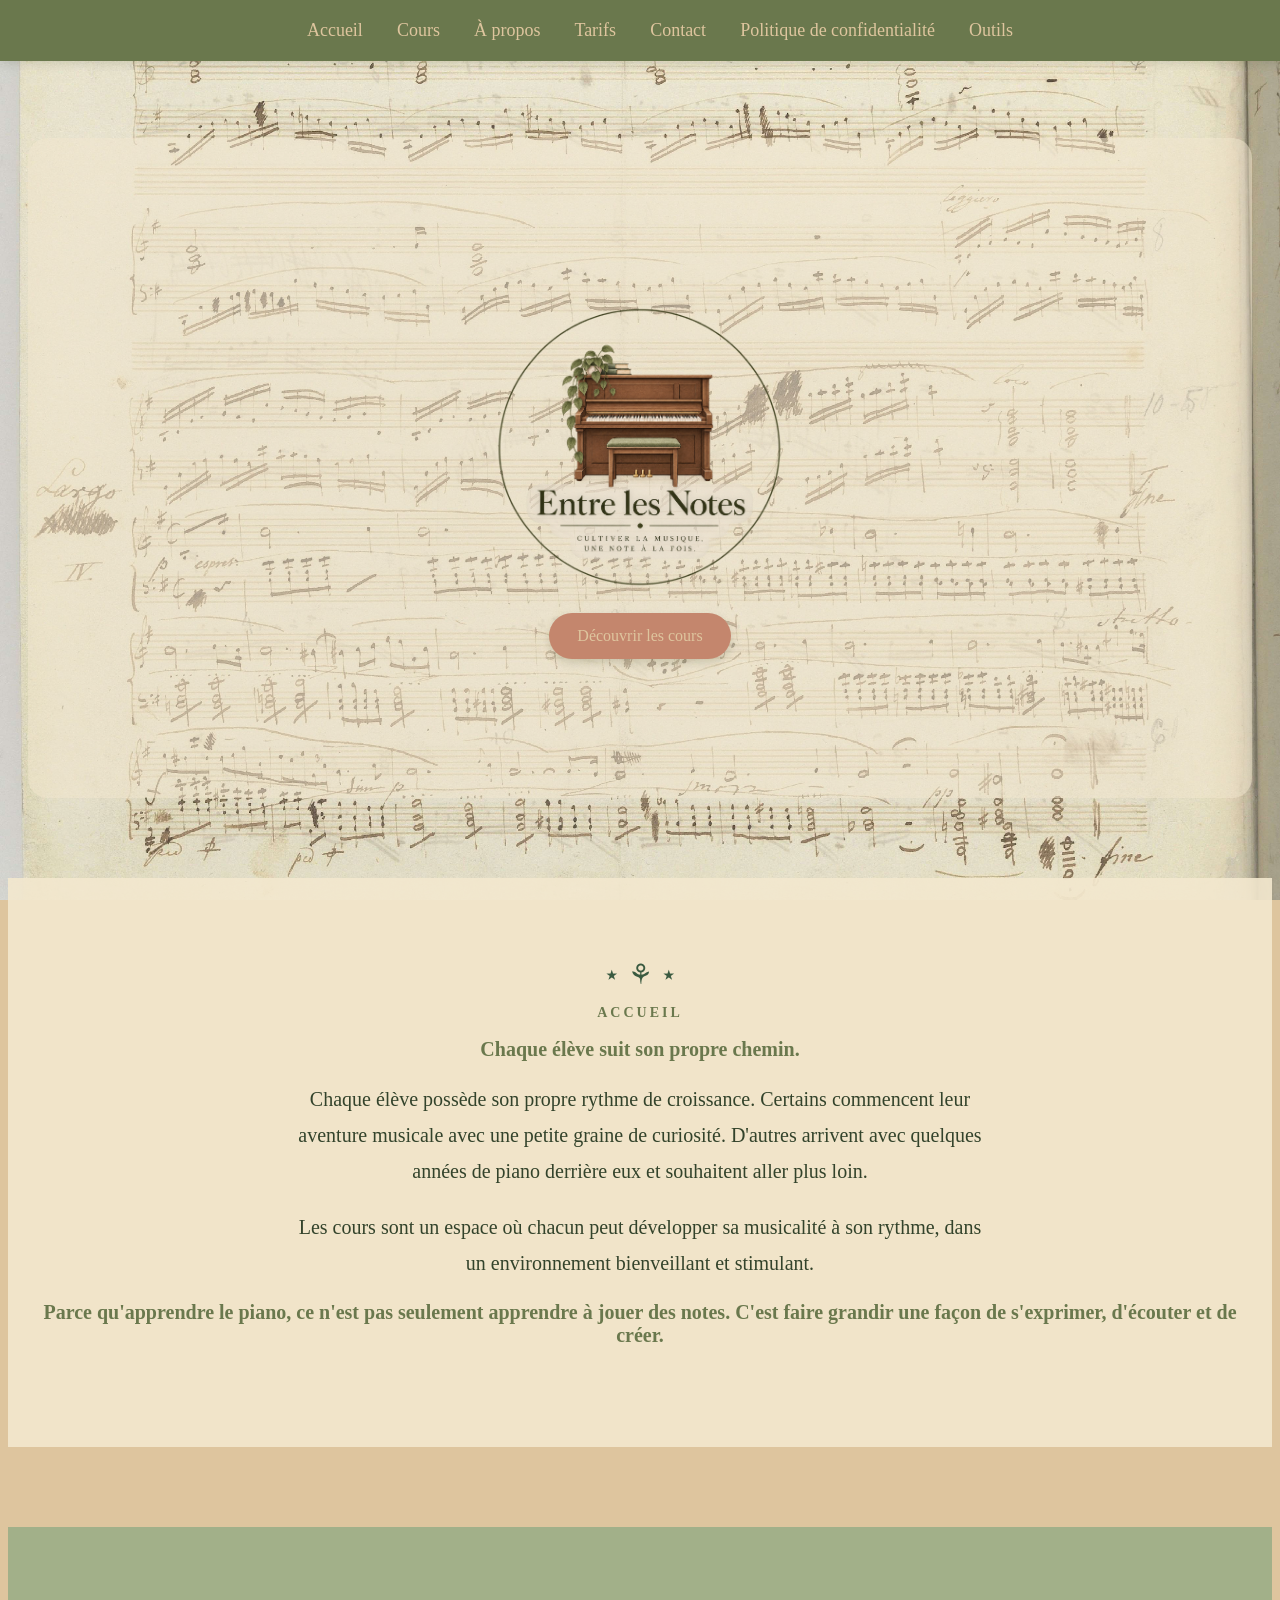
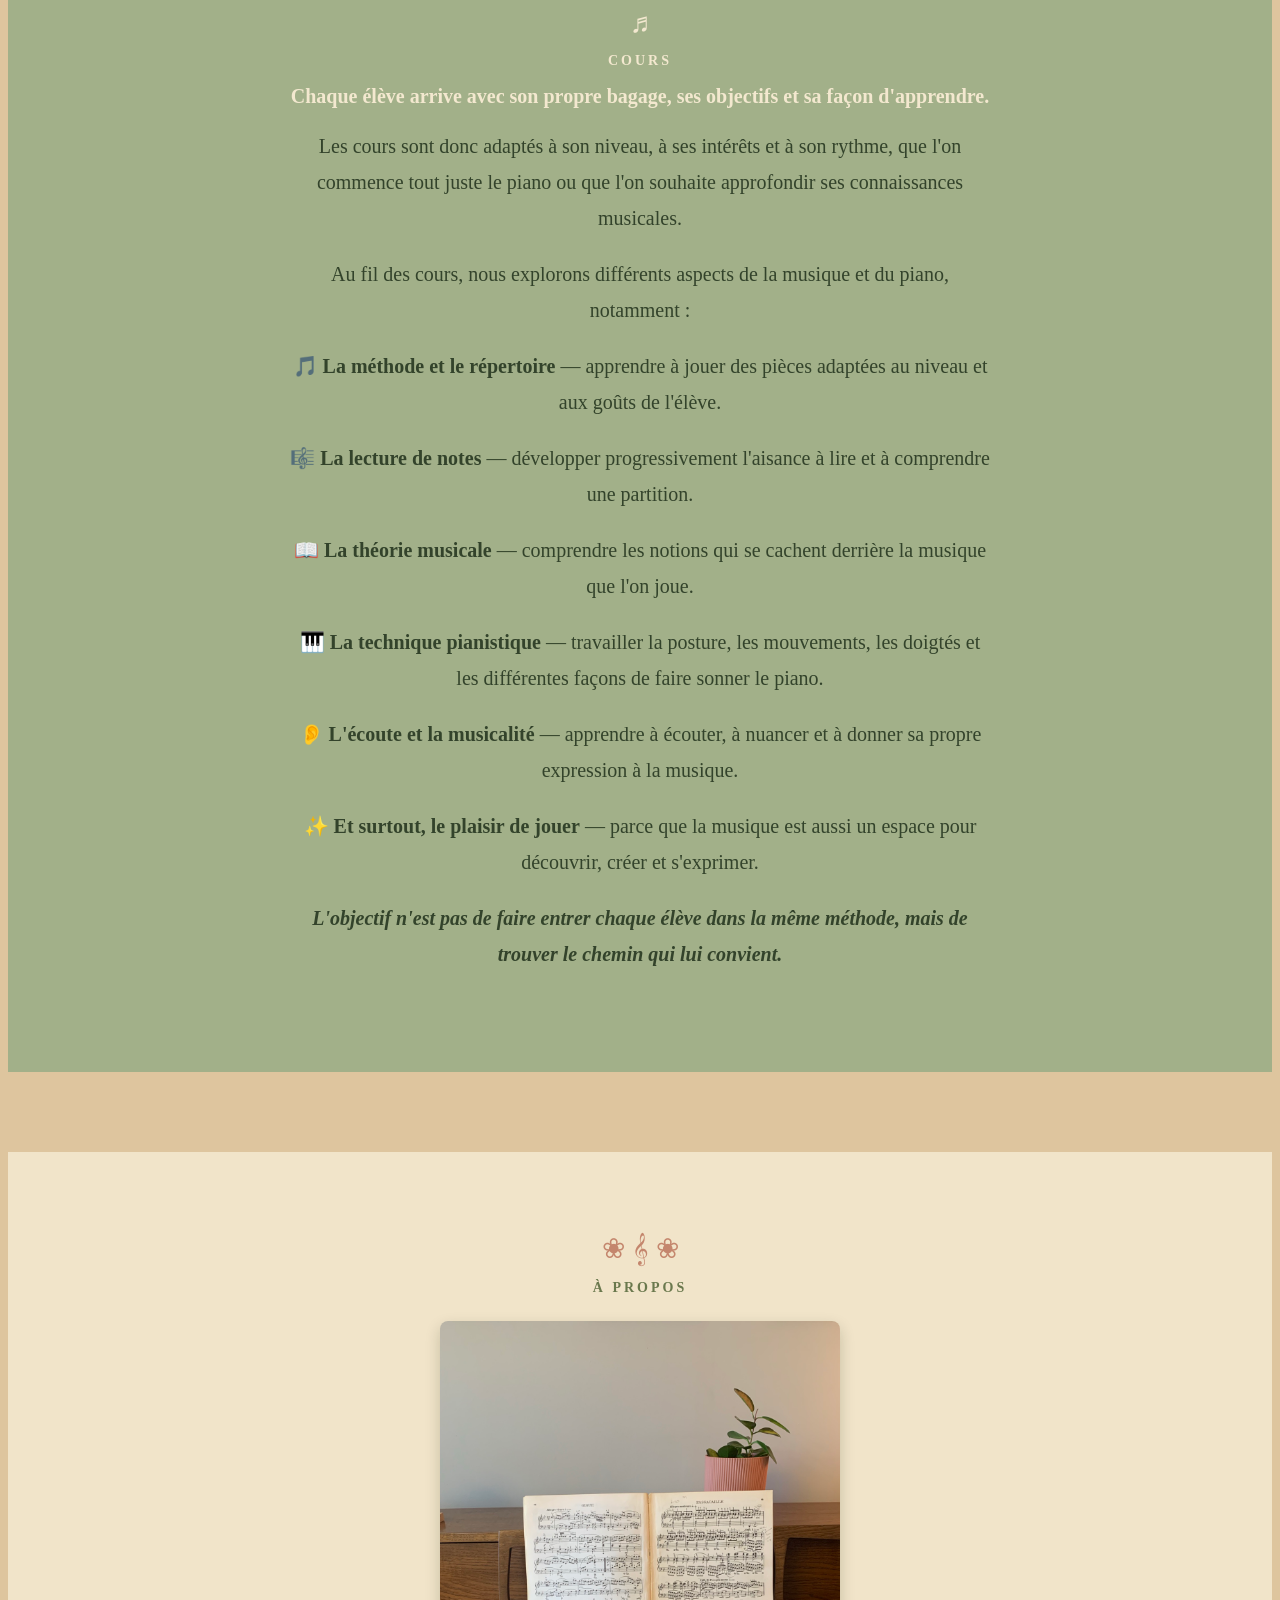
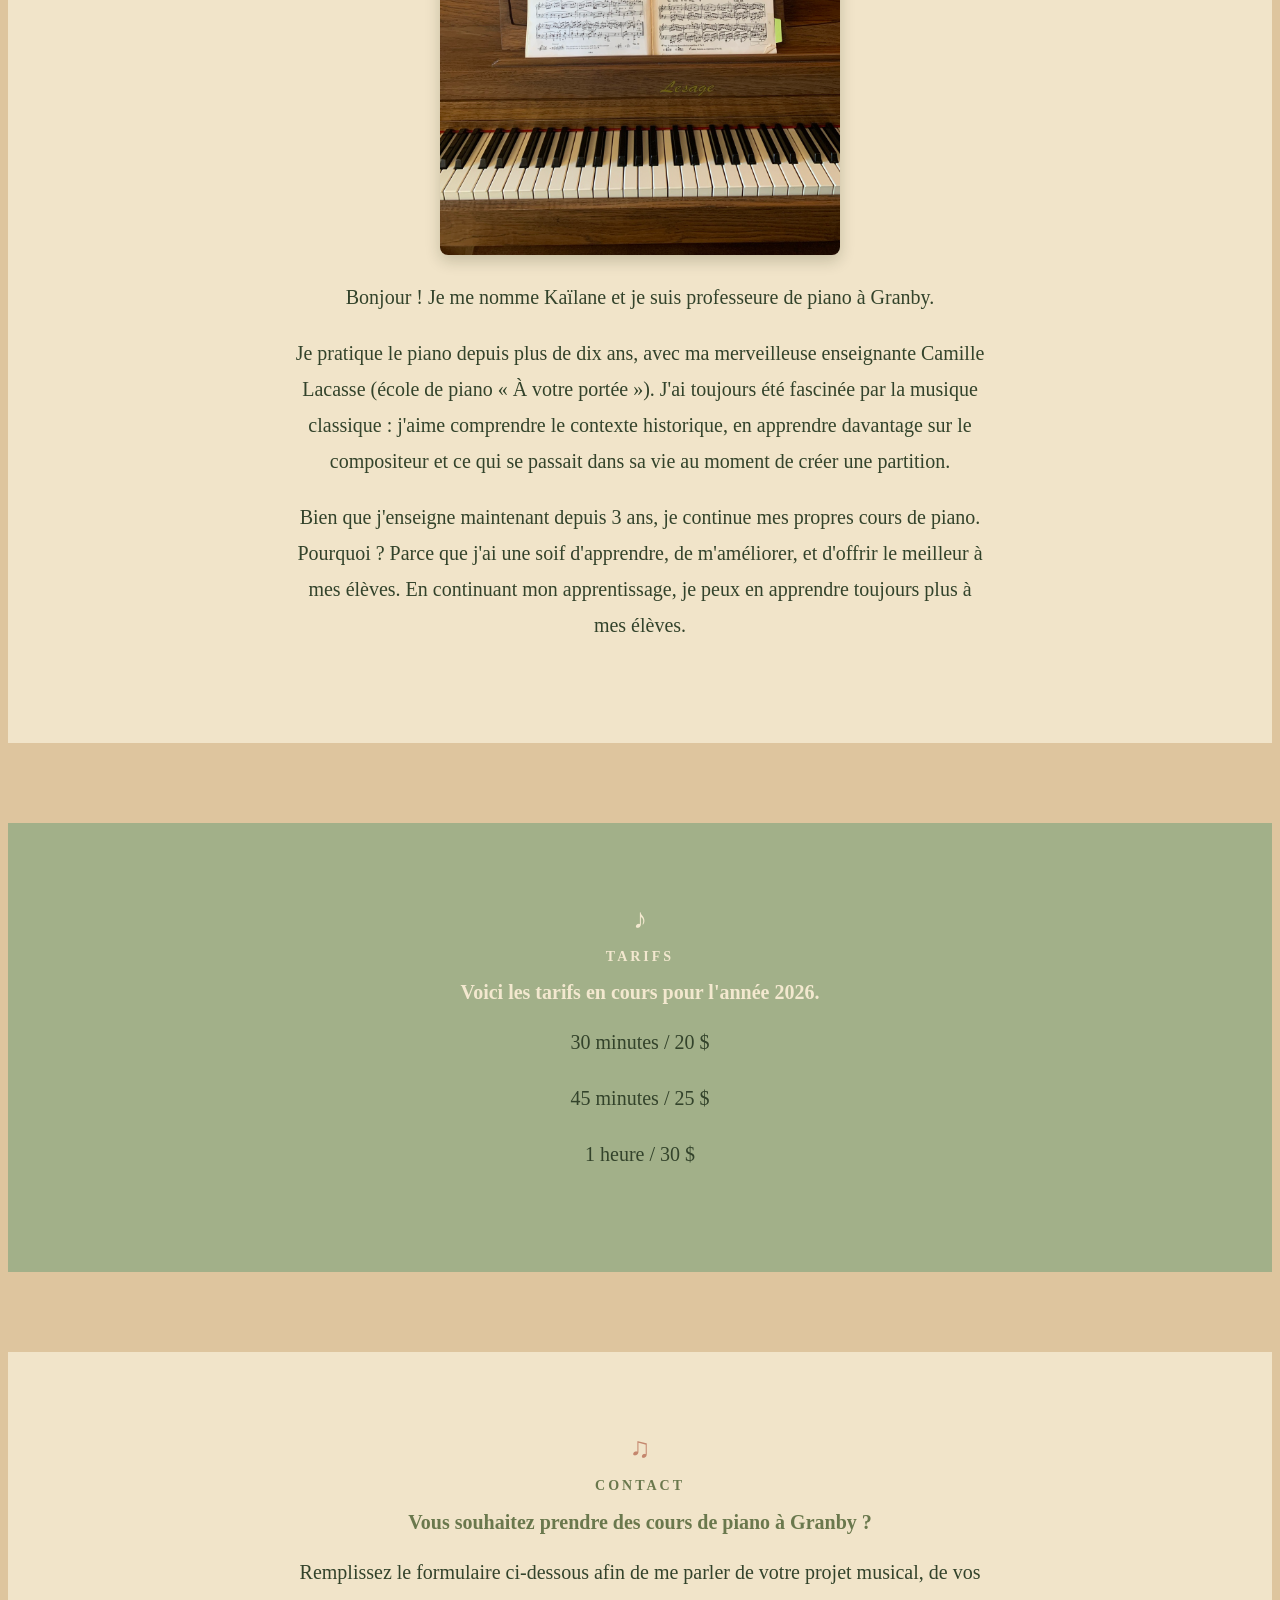
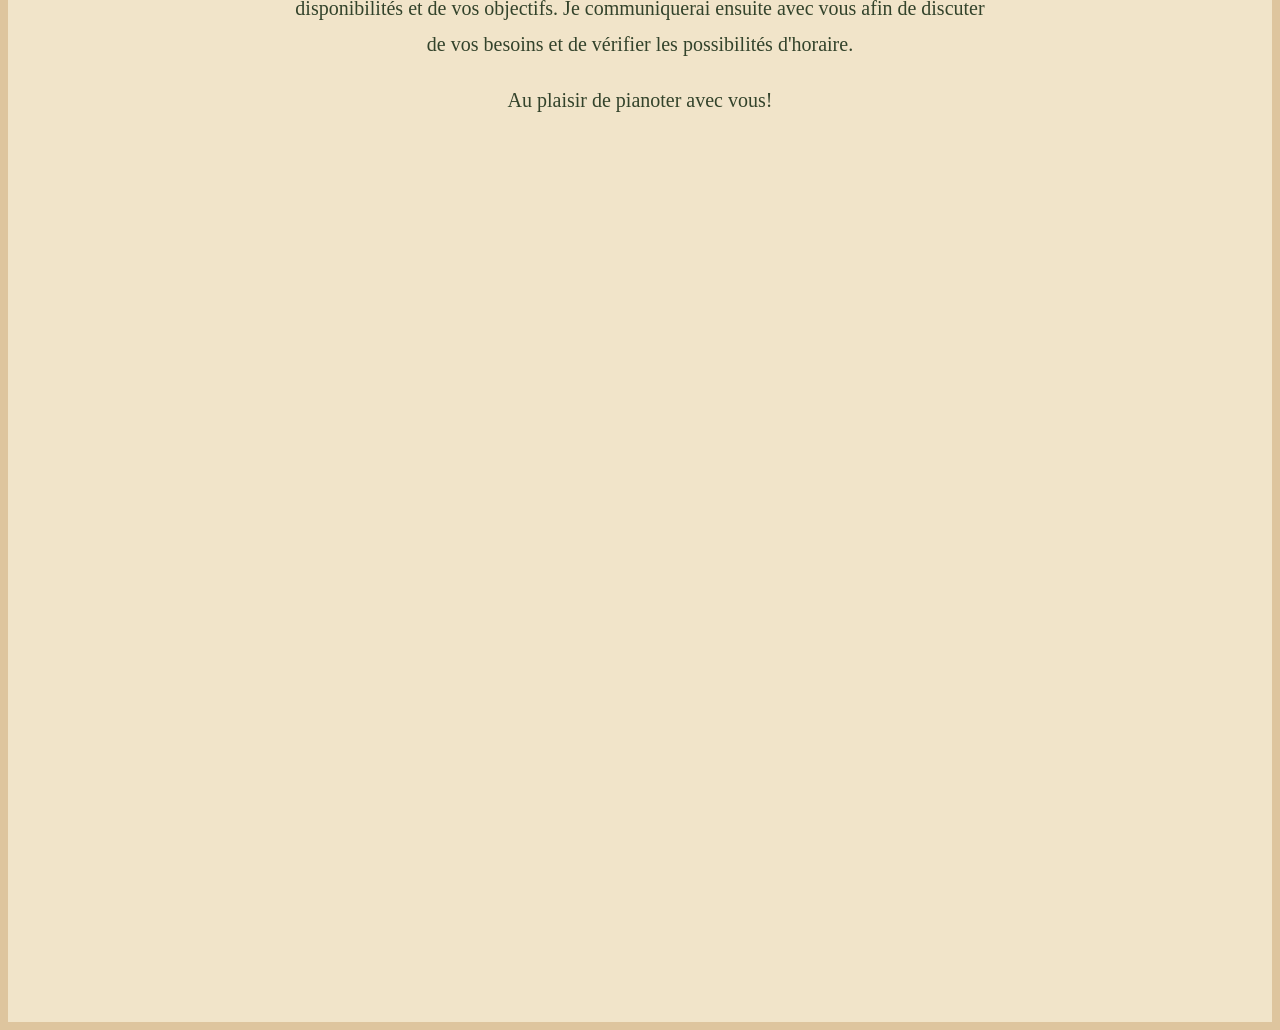
<file: index.html>
<!DOCTYPE html>
<html lang="fr">

<head>
    <meta charset="UTF-8">
    <meta name="viewport" content="width=device-width, initial-scale=1.0">

    <title>Entre les Notes | Cours de piano à Granby</title>

    <link rel="stylesheet" href="style.css">
    <link rel="icon" type="image/png" href="logo.png">
</head>

<body>

    <nav>
        <a href="#accueil">Accueil</a>
         <a href="#cours">Cours</a>
       <a href="#a-propos">À propos</a>
        <a href="#tarifs">Tarifs</a>
         <a href="#contact">Contact</a>
<a href="politique-confidentialite.html">Politique de confidentialité</a>
<a href="outils.html">Outils</a>
    </nav>

 <section class="hero">
    <img src="logo.png" alt="Entre les Notes — école de piano">
    
 
    <a href="#cours" class="bouton">Découvrir les cours</a>
</section>



<section class="accueil" id="accueil">

    <p class="sous-titre"><strong>ACCUEIL</strong></p>

    <h2>Chaque élève suit son propre chemin.</h2>

    <p>
        Chaque élève possède son propre rythme de croissance.
        Certains commencent leur aventure musicale avec une petite graine
        de curiosité. D'autres arrivent avec quelques années de piano
        derrière eux et souhaitent aller plus loin.
    </p>

    <p>
        Les cours sont un espace où chacun peut développer sa musicalité
        à son rythme, dans un environnement bienveillant et stimulant.
    </p>

    <p><h2>
        Parce qu'apprendre le piano, ce n'est pas seulement apprendre
        à jouer des notes. C'est faire grandir une façon de s'exprimer,
        d'écouter et de créer.</h2>
    </p>

</section>
<section class="cours" id="cours">

        <p class="sous-titre"><strong>COURS</strong></p>

        <h2>Chaque élève arrive avec son propre bagage, ses objectifs et sa façon d'apprendre.</h2>

        <p>
            Les cours sont donc adaptés à son niveau, à ses intérêts et à son rythme,
            que l'on commence tout juste le piano ou que l'on souhaite approfondir
            ses connaissances musicales.
        </p>

        <p>
            Au fil des cours, nous explorons différents aspects de la musique et du piano,
            notamment :
        </p>

        <p>
            🎵 <strong>La méthode et le répertoire</strong> — apprendre à jouer des pièces
            adaptées au niveau et aux goûts de l'élève.
        </p>

        <p>
            🎼 <strong>La lecture de notes</strong> — développer progressivement l'aisance
            à lire et à comprendre une partition.
        </p>

        <p>
            📖 <strong>La théorie musicale</strong> — comprendre les notions qui se cachent
            derrière la musique que l'on joue.
        </p>

        <p>
            🎹 <strong>La technique pianistique</strong> — travailler la posture, les mouvements,
            les doigtés et les différentes façons de faire sonner le piano.
        </p>

        <p>
            👂 <strong>L'écoute et la musicalité</strong> — apprendre à écouter, à nuancer
            et à donner sa propre expression à la musique.
        </p>

        <p>
            ✨ <strong>Et surtout, le plaisir de jouer</strong> — parce que la musique est aussi
            un espace pour découvrir, créer et s'exprimer.
        </p>

        <p>
            <strong><em>
                L'objectif n'est pas de faire entrer chaque élève dans la même méthode,
                mais de trouver le chemin qui lui convient.
            </em></strong>
        </p>

    </section>

 <section class="a-propos" id="a-propos">

 <p class="sous-titre"><strong>À PROPOS</strong></p>
 <img src="piano.jpeg" alt="Piano avec une partition et une plante">
<p>
Bonjour ! Je me nomme Kaïlane et je suis professeure de piano à Granby. </p>
 <p>Je pratique le piano depuis plus de dix ans, avec ma merveilleuse enseignante Camille Lacasse (école de piano « À votre portée »). J'ai toujours été fascinée par la musique classique : j'aime comprendre le contexte historique, en apprendre davantage sur le compositeur et ce qui se passait dans sa vie au moment de créer une partition.  </p>
<p>
Bien que j'enseigne maintenant depuis 3 ans, je continue mes propres cours de piano. Pourquoi ? Parce que j'ai une soif d'apprendre, de m'améliorer, et d'offrir le meilleur à mes élèves. En continuant mon apprentissage, je peux en apprendre toujours plus à mes élèves. 
 </p>
</section>


<section class="tarifs" id="tarifs">

    <p class="sous-titre"><strong>TARIFS</strong></p>

    <h2>Voici les tarifs en cours pour l'année 2026.</h2>

<p> 30 minutes / 20 $ </p>
<p> 45 minutes / 25 $ </p>
<p> 1 heure / 30 $ </p>
</section>

<section class="contact" id="contact">
 <p class="sous-titre"><strong>CONTACT</strong></p>
<h2> Vous souhaitez prendre des cours de piano à Granby ? </h2>
<p> Remplissez le formulaire ci-dessous afin de me parler de votre projet musical, de vos disponibilités et de vos objectifs. Je communiquerai ensuite avec vous afin de discuter de vos besoins et de vérifier les possibilités d'horaire.</p>
<p> Au plaisir de pianoter avec vous!</p>
<iframe width="640px" height="800px" src="https://forms.cloud.microsoft/Pages/ResponsePage.aspx?id=DQSIkWdsW0yxEjajBLZtrQAAAAAAAAAAAAYAAN1p2fJURVQ0NEtCSUFOWEU4NzZGRldDRzFBV1Q5My4u&embed=true" frameborder="0" marginwidth="0" marginheight="0" style="border: none; max-width:100%; max-height:100vh" allowfullscreen webkitallowfullscreen mozallowfullscreen msallowfullscreen></iframe>
</section>



</html>
</file>
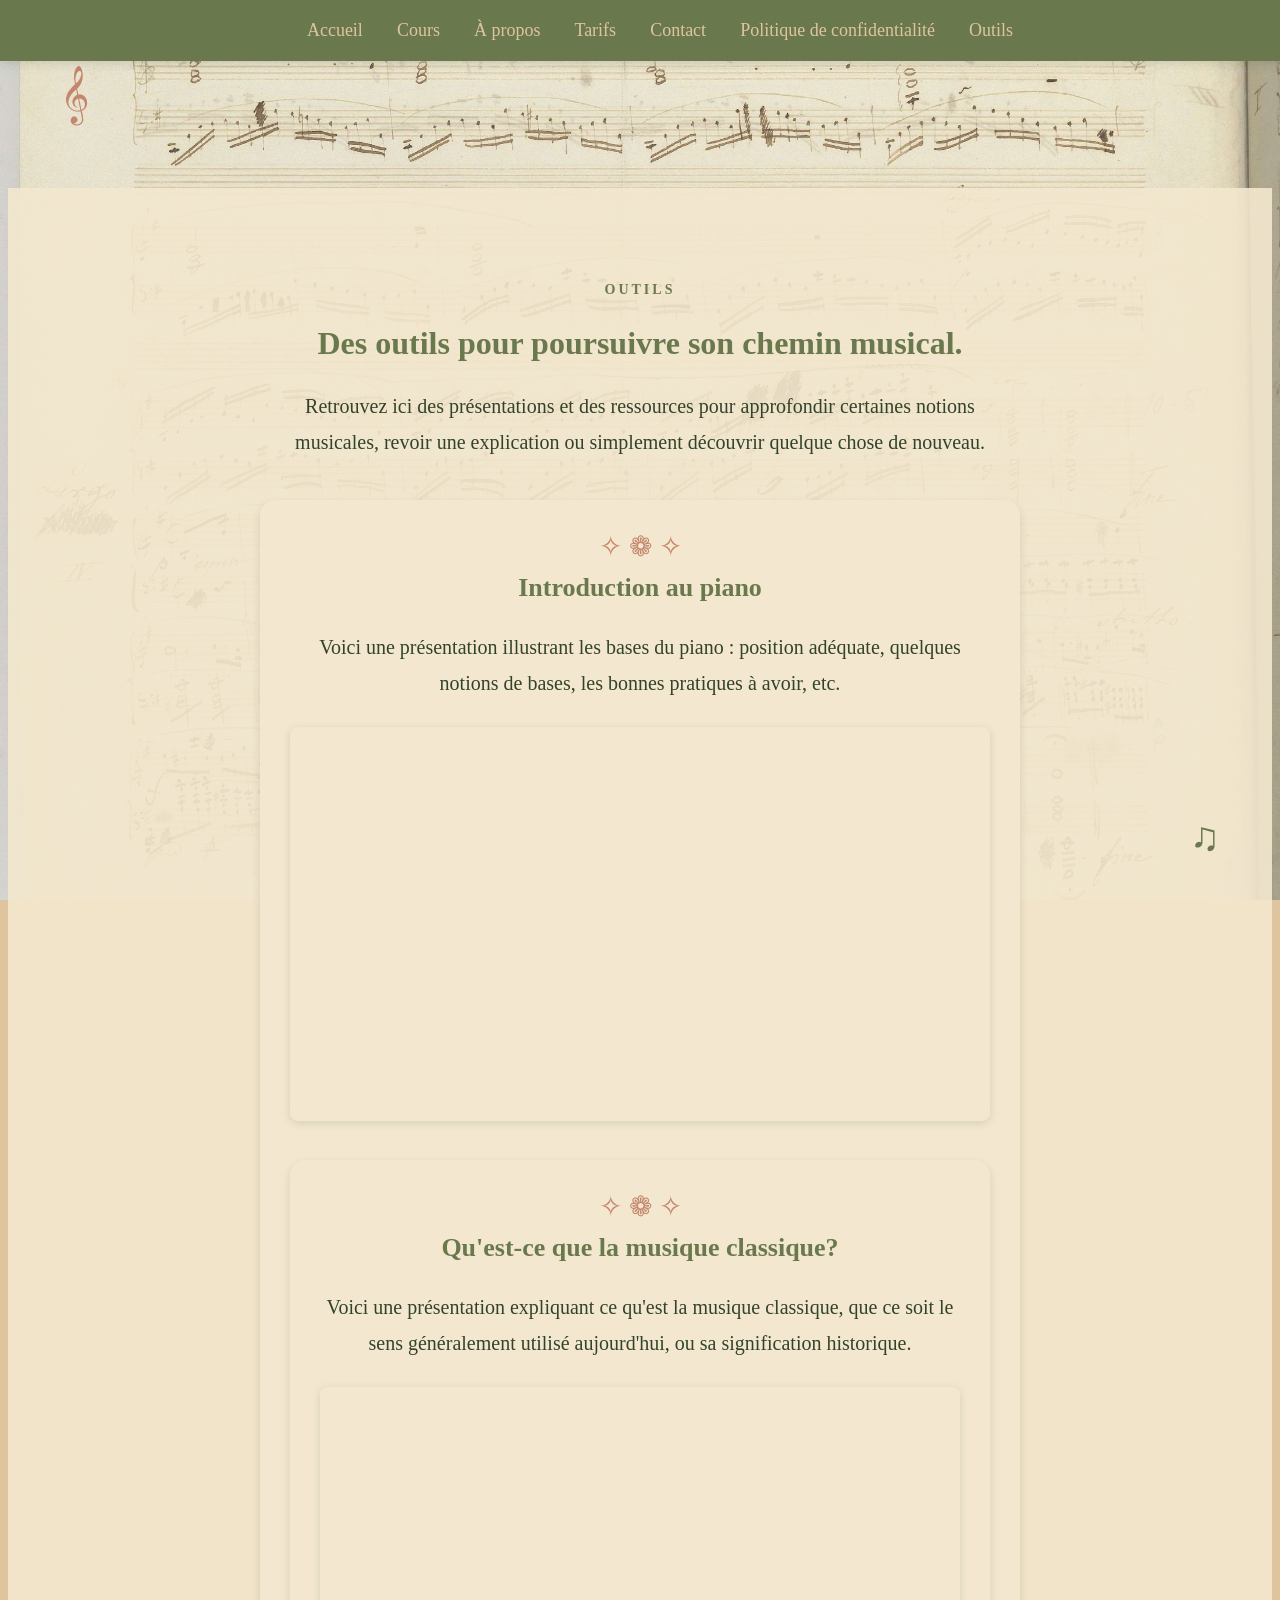
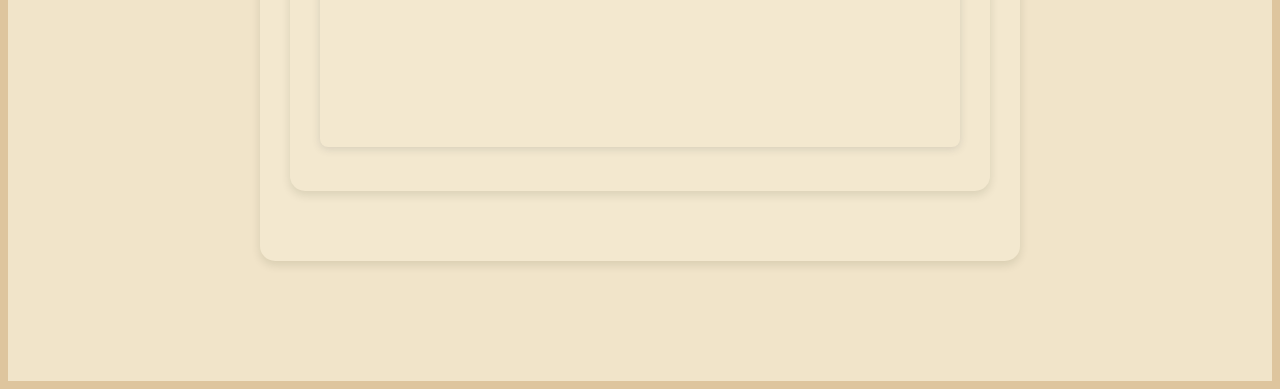
<file: outils.html>
<!DOCTYPE html>
<html lang="fr">

<head>
    <meta charset="UTF-8">
    <meta name="viewport" content="width=device-width, initial-scale=1.0">

    <title>Outils | Entre les Notes</title>

    <link rel="stylesheet" href="style.css">
</head>

<body>

   <nav>

 <a href="index.html#accueil">Accueil</a>
<a href="index.html#cours">Cours</a>
<a href="index.html#a-propos">À propos</a>
<a href="index.html#tarifs">Tarifs</a>
<a href="index.html#contact">Contact</a>
<a href="politique-de-confidentialite.html">Politique de confidentialité</a>
<a href="outils.html">Outils</a>
</nav>

<section class="outils">

    <p class="sous-titre"><strong>OUTILS</strong></p>

    <h2>Des outils pour poursuivre son chemin musical.</h2>

    <p>
        Retrouvez ici des présentations et des ressources pour approfondir
        certaines notions musicales, revoir une explication ou simplement
        découvrir quelque chose de nouveau.
    </p>
<div class="outil">

    <h3>Introduction au piano</h3>

    <p>
       Voici une présentation illustrant les bases du piano : position adéquate, quelques notions de bases, les bonnes pratiques à avoir, etc.
    </p>
 <div style="position: relative; width: 100%; height: 0; padding-top: 56.2500%;
    padding-bottom: 0; box-shadow: 0 2px 8px 0 rgba(63,69,81,0.16); margin-top: 1.6em; margin-bottom: 0.9em; overflow: hidden;
    border-radius: 8px; will-change: transform;">

        <iframe loading="lazy" style="position: absolute; width: 100%; height: 100%; top: 0; left: 0; border: none; padding: 0; margin: 0;"
            src="https://www.canva.com/design/DAHTfubTm_w/vnpUDQWxq90p-LEYEzCqtg/view?embed"
            allowfullscreen="allowfullscreen" allow="fullscreen">
        </iframe>
</div>
<div class="outil">

    <h3>Qu'est-ce que la musique classique?</h3>

    <p>
        Voici une présentation expliquant ce qu'est la musique classique, que ce soit le sens généralement utilisé aujourd'hui, ou sa signification historique.
    </p>
<div style="position: relative; width: 100%; height: 0; padding-top: 56.2500%;
    padding-bottom: 0; box-shadow: 0 2px 8px 0 rgba(63,69,81,0.16); margin-top: 1.6em; margin-bottom: 0.9em; overflow: hidden;
    border-radius: 8px; will-change: transform;">

        <iframe loading="lazy" style="position: absolute; width: 100%; height: 100%; top: 0; left: 0; border: none; padding: 0; margin: 0;"
            src="https://www.canva.com/design/DAHBfz66Fjs/S_Wa2OP3f7RZRREPc0BBLw/view?embed"
            allowfullscreen="allowfullscreen" allow="fullscreen">
        </iframe>

</div>

</section>
</body>
</html>
</file>
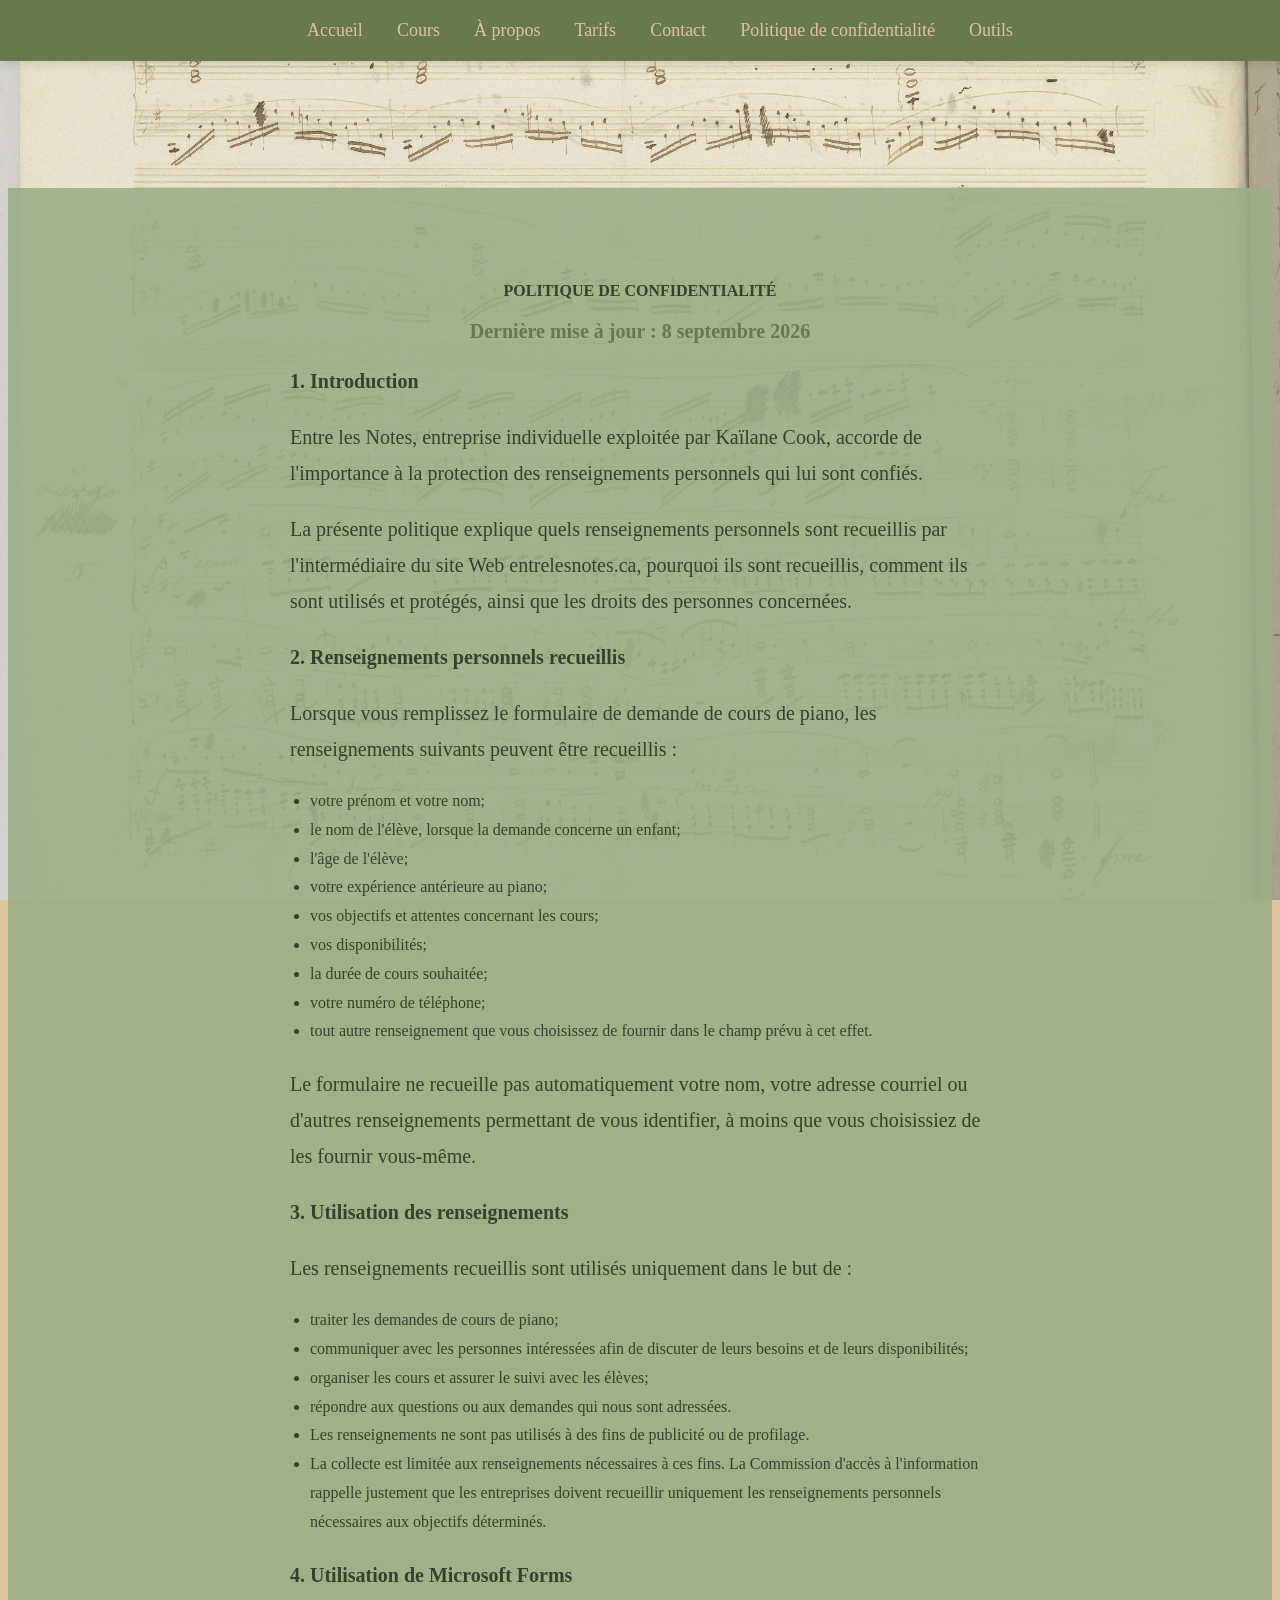
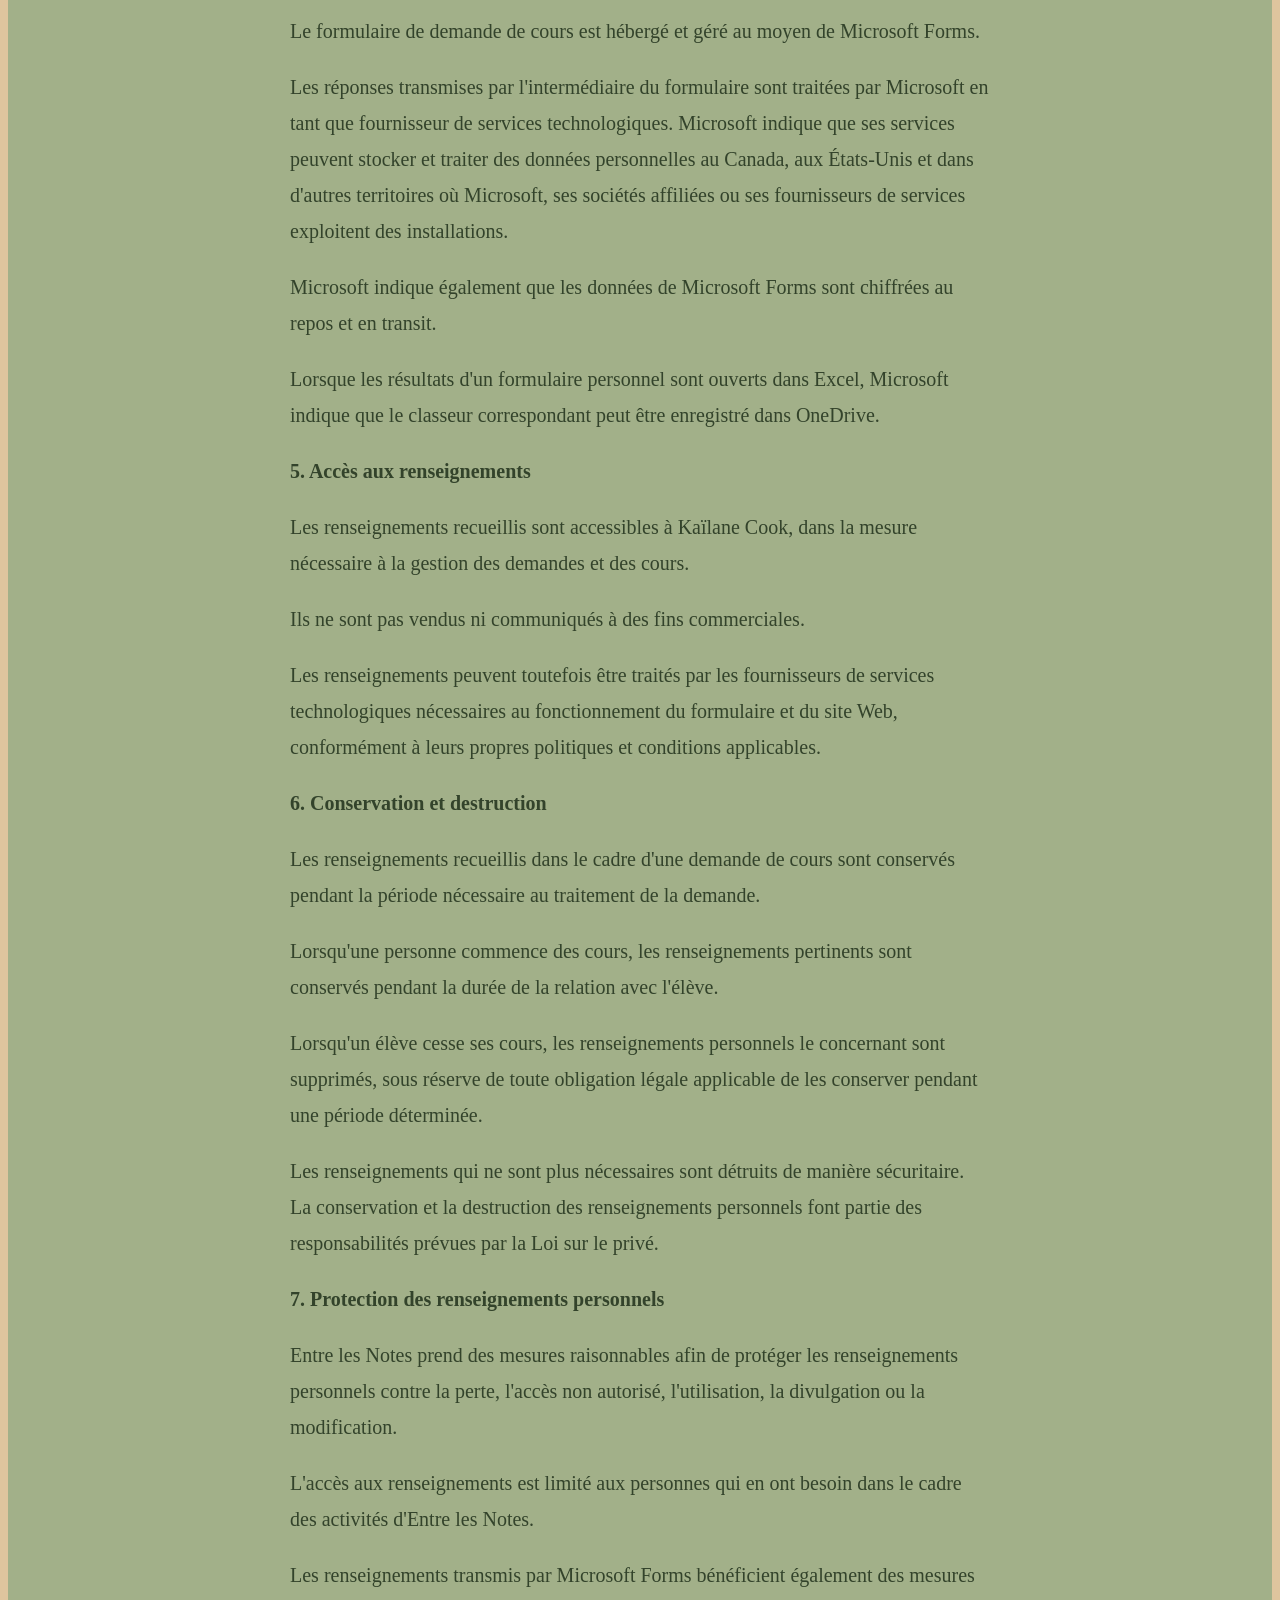
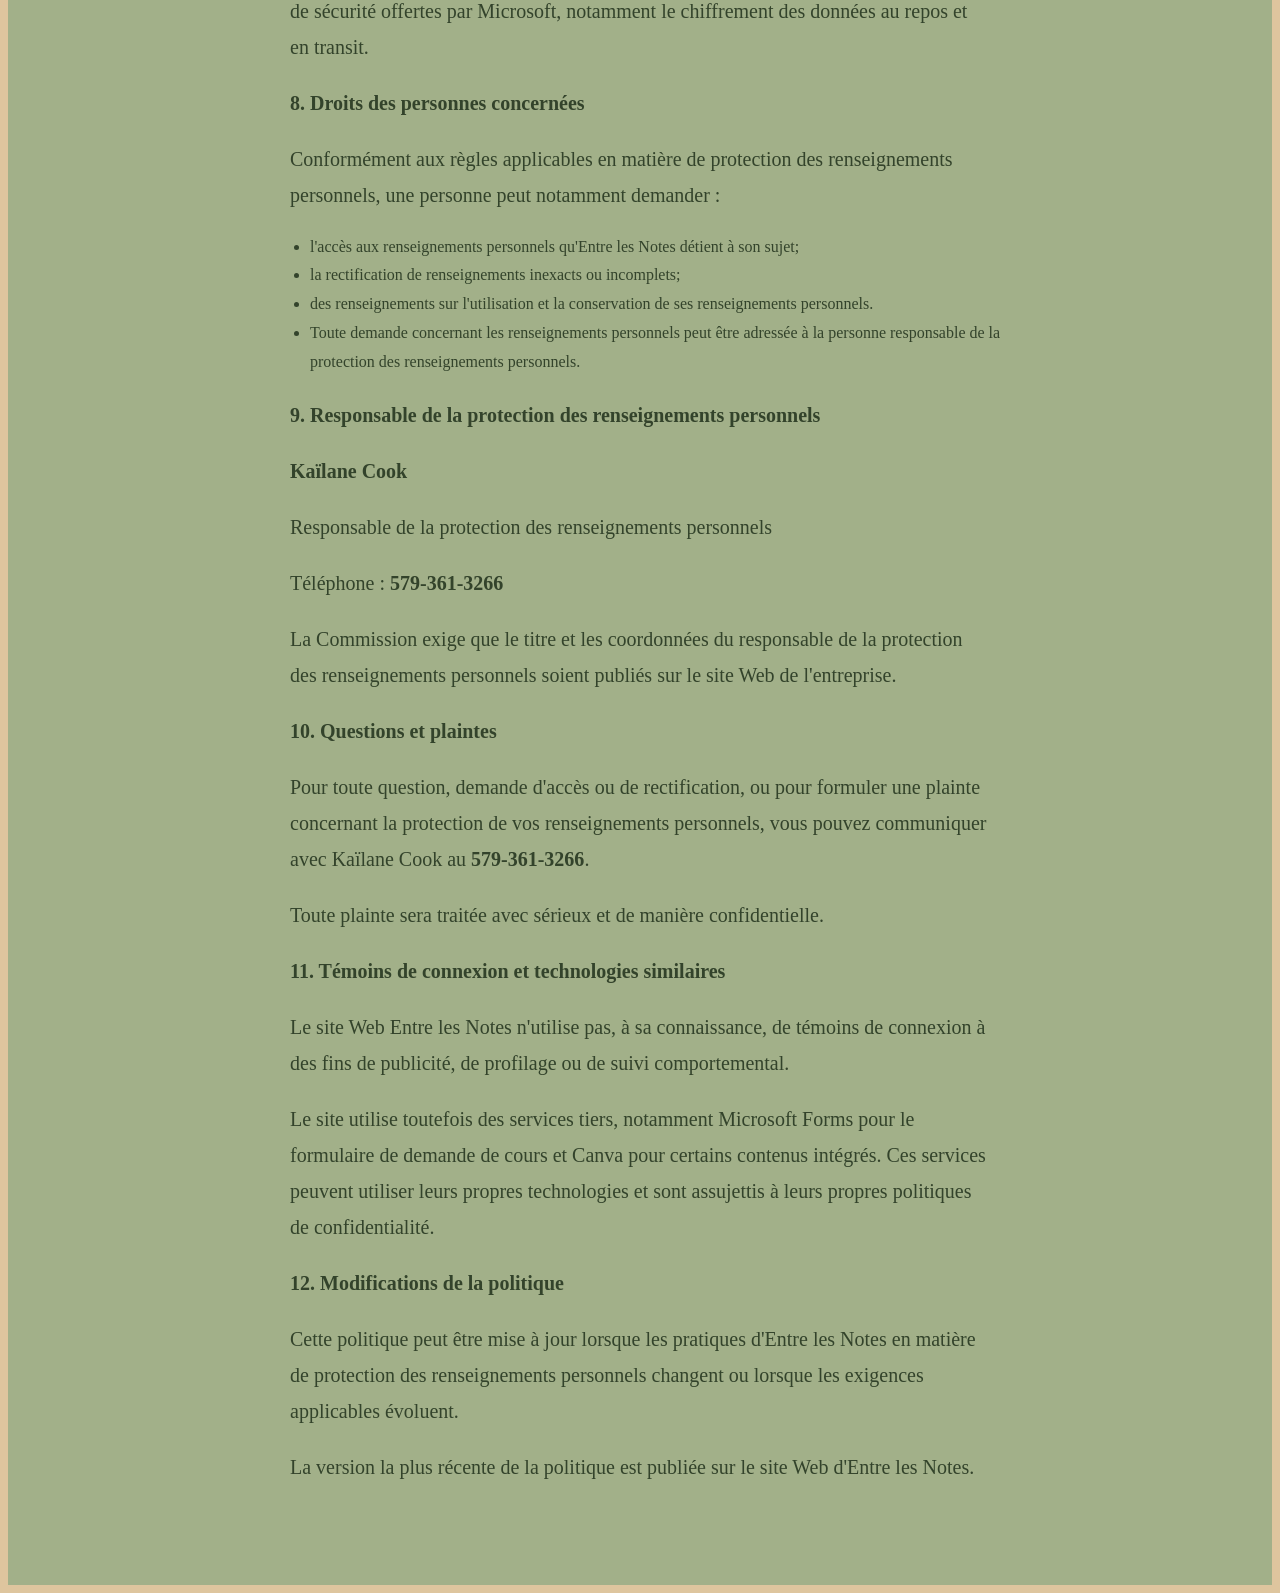
<file: politique-confidentialite.html>
<!DOCTYPE html>
<html lang="fr">

<head>
    <meta charset="UTF-8">
    <meta name="viewport" content="width=device-width, initial-scale=1.0">

    <title>Politique de confidentialité | Entre les Notes</title>

    <link rel="stylesheet" href="style.css">
</head>

<body>

   <nav>

 <a href="index.html#accueil">Accueil</a>
<a href="index.html#cours">Cours</a>
<a href="index.html#a-propos">À propos</a>
<a href="index.html#tarifs">Tarifs</a>
<a href="index.html#contact">Contact</a>
<a href="politique-confidentialite.html">Politique de confidentialité</a>
<a href="outils.html">Outils</a>
</nav>
   
   

  <section class="politique-confidentialite">

<p class="sous-titre"><strong><center>POLITIQUE DE CONFIDENTIALITÉ</strong></p>
<h2> Dernière mise à jour :  8 septembre 2026 </h2></center>

<p><strong>1. Introduction</strong></p>
<p> Entre les Notes, entreprise individuelle exploitée par Kaïlane Cook, accorde de l'importance à la protection des renseignements personnels qui lui sont confiés.</p>
<p> La présente politique explique quels renseignements personnels sont recueillis par l'intermédiaire du site Web entrelesnotes.ca, pourquoi ils sont recueillis, comment ils sont utilisés et protégés, ainsi que les droits des personnes concernées. </p>

<p><strong>2. Renseignements personnels recueillis</strong></p>
<p>Lorsque vous remplissez le formulaire de demande de cours de piano, les renseignements suivants peuvent être recueillis :</p>
<ul>
    <li>votre prénom et votre nom;</li>
    <li>le nom de l'élève, lorsque la demande concerne un enfant;</li>
    <li>l'âge de l'élève;</li>
    <li>votre expérience antérieure au piano;</li>
    <li>vos objectifs et attentes concernant les cours;</li>
    <li>vos disponibilités;</li>
    <li>la durée de cours souhaitée;</li>
    <li>votre numéro de téléphone;</li>
    <li>tout autre renseignement que vous choisissez de fournir dans le champ prévu à cet effet.</li>
</ul>

<p>Le formulaire ne recueille pas automatiquement votre nom, votre adresse courriel ou d'autres renseignements permettant de vous identifier, à moins que vous choisissiez de les fournir vous-même.</p>

<p><strong>3. Utilisation des renseignements</strong></p>
<p>Les renseignements recueillis sont utilisés uniquement dans le but de :</p>
<ul>
<li>traiter les demandes de cours de piano;</li>
<li>communiquer avec les personnes intéressées afin de discuter de leurs besoins et de leurs disponibilités;</li>
<li>organiser les cours et assurer le suivi avec les élèves;</li>
<li>répondre aux questions ou aux demandes qui nous sont adressées.</li>
<li>Les renseignements ne sont pas utilisés à des fins de publicité ou de profilage.</li>
<li>La collecte est limitée aux renseignements nécessaires à ces fins. La Commission d'accès à l'information rappelle justement que les entreprises doivent recueillir uniquement les renseignements personnels nécessaires aux objectifs déterminés.</li></ul>

<p><strong>4. Utilisation de Microsoft Forms</strong></p>
<p>Le formulaire de demande de cours est hébergé et géré au moyen de Microsoft Forms.</p>
<p>Les réponses transmises par l'intermédiaire du formulaire sont traitées par Microsoft en tant que fournisseur de services technologiques. Microsoft indique que ses services peuvent stocker et traiter des données personnelles au Canada, aux États-Unis et dans d'autres territoires où Microsoft, ses sociétés affiliées ou ses fournisseurs de services exploitent des installations.</p>
<p>Microsoft indique également que les données de Microsoft Forms sont chiffrées au repos et en transit.</p>
<p>Lorsque les résultats d'un formulaire personnel sont ouverts dans Excel, Microsoft indique que le classeur correspondant peut être enregistré dans OneDrive.</p>

<p><strong>5. Accès aux renseignements</strong></p>
<p>Les renseignements recueillis sont accessibles à Kaïlane Cook, dans la mesure nécessaire à la gestion des demandes et des cours.</p>
<p>Ils ne sont pas vendus ni communiqués à des fins commerciales.</p>
<p>Les renseignements peuvent toutefois être traités par les fournisseurs de services technologiques nécessaires au fonctionnement du formulaire et du site Web, conformément à leurs propres politiques et conditions applicables.</p>

<p><strong>6. Conservation et destruction</strong></p>
<p>Les renseignements recueillis dans le cadre d'une demande de cours sont conservés pendant la période nécessaire au traitement de la demande.</p>
<p>Lorsqu'une personne commence des cours, les renseignements pertinents sont conservés pendant la durée de la relation avec l'élève.</p>
<p>Lorsqu'un élève cesse ses cours, les renseignements personnels le concernant sont supprimés, sous réserve de toute obligation légale applicable de les conserver pendant une période déterminée.</p>
<p>Les renseignements qui ne sont plus nécessaires sont détruits de manière sécuritaire. La conservation et la destruction des renseignements personnels font partie des responsabilités prévues par la Loi sur le privé.</p>

<p><strong>7. Protection des renseignements personnels</strong></p>
<p>Entre les Notes prend des mesures raisonnables afin de protéger les renseignements personnels contre la perte, l'accès non autorisé, l'utilisation, la divulgation ou la modification.</p>
<p>L'accès aux renseignements est limité aux personnes qui en ont besoin dans le cadre des activités d'Entre les Notes.</p>
<p>Les renseignements transmis par Microsoft Forms bénéficient également des mesures de sécurité offertes par Microsoft, notamment le chiffrement des données au repos et en transit. </p>

<p><strong>8. Droits des personnes concernées</strong></p>
<p>Conformément aux règles applicables en matière de protection des renseignements personnels, une personne peut notamment demander :</p>
<ul>
<li>l'accès aux renseignements personnels qu'Entre les Notes détient à son sujet;</li>
<li>la rectification de renseignements inexacts ou incomplets;</li>
<li>des renseignements sur l'utilisation et la conservation de ses renseignements personnels.</li>
<li>Toute demande concernant les renseignements personnels peut être adressée à la personne responsable de la protection des renseignements personnels.</li></ul>

<p><strong>9. Responsable de la protection des renseignements personnels</strong></p>
<p><strong>Kaïlane Cook</strong></p>
<p>Responsable de la protection des renseignements personnels</p>
<p>Téléphone : <strong>579-361-3266</strong></p>
<p>La Commission exige que le titre et les coordonnées du responsable de la protection des renseignements personnels soient publiés sur le site Web de l'entreprise.</p>
<p><strong>10. Questions et plaintes</strong></p>
<p>Pour toute question, demande d'accès ou de rectification, ou pour formuler une plainte concernant la protection de vos renseignements personnels, vous pouvez communiquer avec Kaïlane Cook au <strong>579-361-3266</strong>.</p>
<p>Toute plainte sera traitée avec sérieux et de manière confidentielle.</p>

<p><strong>11. Témoins de connexion et technologies similaires</strong></p>
<p>Le site Web Entre les Notes n'utilise pas, à sa connaissance, de témoins de connexion à des fins de publicité, de profilage ou de suivi comportemental.</p>
<p>Le site utilise toutefois des services tiers, notamment Microsoft Forms pour le formulaire de demande de cours et Canva pour certains contenus intégrés. Ces services peuvent utiliser leurs propres technologies et sont assujettis à leurs propres politiques de confidentialité.</p>

<p><strong>12. Modifications de la politique</strong></p>
<p>Cette politique peut être mise à jour lorsque les pratiques d'Entre les Notes en matière de protection des renseignements personnels changent ou lorsque les exigences applicables évoluent.</p>
<p>La version la plus récente de la politique est publiée sur le site Web d'Entre les Notes.</p>



</section>
</body>
</html>
</file>
<file: style.css>
html {
    scroll-behavior: smooth;
}

body {
    background-color: #DEC59E;
    background-image: url("chopin.png");
    background-size: cover;
    background-position: center;
    background-attachment: fixed;
    color: #33432B;
    font-family: Georgia, serif;
    text-align: center;
    padding-top: 100px;
}

h1 {
    color: #6A784D;
    font-size: 56px;
    margin-bottom: 20px;
}

p {
    font-size: 20px;
}

nav {
    background-color: #6A784D;
    padding: 20px;
    position: fixed;
    top: 0;
    left: 0;
    width: 100%;
    z-index: 1000;
box-shadow: 0 2px 10px rgba(32, 40, 8, 0.15);
}

nav a {
    color: #DEC59E;
    text-decoration: none;
    margin: 0 15px;
    font-size: 18px;
    transition: color 0.3s ease;
}
nav a:hover {
    color: #F3E8CF;
}


.hero {
    padding: 140px 20px 120px;
    min-height: 400px;
    display: flex;
    flex-direction: column;
    justify-content: center;
    align-items: center;
background-color: rgba(243, 232, 207, 0.50);
border-radius: 20px;
margin: 30px 20px;
}

.sous-titre {
    font-size: 14px;
    letter-spacing: 3px;
    color: #6A784D;
    margin-bottom: 5px;
    text-transform: uppercase;
}
.hero .sous-titre {
    margin-bottom: 5px;
}

.hero h1 {
    margin-top: 0;
}
.accroche {
    font-size: 22px;
    font-style: italic;
    color: #33432B;
    margin-top: 0;
    margin-bottom: 35px;
    max-width: 600px;
}
.bouton {
    display: inline-block;
    background-color: #C4866D;
    color: #DEC59E;
    padding: 14px 28px;
    text-decoration: none;
    border-radius: 30px;
    transition: background-color 0.3s ease;
box-shadow: 0 4px 8px rgba(32, 40, 8, 0.15);
}

.bouton:hover {
    background-color: #6A784D;
transform: translateY(-3px);
transition: background-color 0.3s ease, transform 0.3s ease;
}

.accueil {
    background-color: rgba(243, 232, 207, 0.90);
    padding: 80px 20px;
    margin-top: 80px;
}

.accueil h2 {
    color: #6A784D;
    font-size: 20px;
}

.accueil p:not(.sous-titre) {
    max-width: 700px;
    margin: 20px auto;
    line-height: 1.8;
}


.cours {
    background-color: rgba(156, 175, 136, 0.90);
    padding: 80px 20px;
    margin-top: 80px;
}

.cours h2 {
    color: #F3E8CF;
    font-size: 20px;
}

.cours .sous-titre {
    color: #F3E8CF;
}

.cours p:not(.sous-titre) {
    max-width: 700px;
    margin: 20px auto;
    line-height: 1.8;
}

.a-propos {
    background-color: rgba(243, 232, 207, 0.90);
    padding: 80px 20px;
    margin-top: 80px;
}

.a-propos h2 {
    color: #6A784D;
    font-size: 20px;
}

.a-propos p:not(.sous-titre) {
    max-width: 700px;
    margin: 20px auto;
    line-height: 1.8;
}


.tarifs {
    background-color: rgba(156, 175, 136, 0.90);
    padding: 80px 20px;
    margin-top: 80px;
}

.tarifs h2 {
    color: #F3E8CF;
    font-size: 20px;
}

.tarifs .sous-titre {
    color: #F3E8CF;
}

.tarifs p:not(.sous-titre) {
    max-width: 700px;
    margin: 20px auto;
    line-height: 1.8;
}


.contact {
   background-color: rgba(243, 232, 207, 0.90);
    padding: 80px 20px;
    margin-top: 80px;
}

.contact h2 {
    color: #6A784D;
    font-size: 20px;
}

.contact p:not(.sous-titre) {
    max-width: 700px;
    margin: 20px auto;
    line-height: 1.8;
}
.politique-confidentialite {
    background-color: rgba(156, 175, 136, 0.90);
    padding: 80px 20px;
    margin-top: 80px;

}

.politique-confidentialite h2 {
    color: #6A784D;
    font-size: 20px;
}

.politique-confidentialite p:not(.sous-titre) {
    max-width: 700px;
    margin: 20px auto;
    line-height: 1.8;

}

.politique-confidentialite {
    text-align: left;
}
.politique-confidentialite li {
    text-align: left;
}

.outils {
    background-color: rgba(243, 232, 207, 0.90);
    padding: 80px 20px;
    margin-top: 80px;
}

.outils h2 {
    color: #6A784D;
    font-size: 32px;
}

.outils p:not(.sous-titre) {
    max-width: 700px;
    margin: 20px auto;
    line-height: 1.8;
}

.outil {
    background-color: #F3E8CF;
    max-width: 700px;
    margin: 40px auto;
    padding: 30px;
    border-radius: 15px;
    box-shadow: 0 4px 10px rgba(32, 40, 8, 0.12);
 position: relative;
}
.outil h3 {
    color: #6A784D;
    font-size: 26px;
    margin-top: 0;
}

.outil p {
    max-width: 600px;
    margin: 15px auto 0;
    line-height: 1.7;
}

.outils::before {
    content: "𝄞";
    position: absolute;
    top: 65px;
    left: 60px;
    font-size: 50px;
    color: #C4866D;
}

.outils::after {
    content: "♫";
    position: absolute;
    bottom: 40px;
    right: 60px;
    font-size: 40px;
    color: #6A784D;
}

.outils .outil::before {
    content: "✧ ❁ ✧";
    display: block;
    color: #C4866D;
    font-size: 28px;
    margin-bottom: 10px;
}

.contact::before {
    content: "♫";
    display: block;
    color: #C4866D;
    font-size: 28px;
    margin-bottom: 10px;
}

.tarifs::before {
    content: "♪";
    display: block;
    color: #F3E8CF;
    font-size: 28px;
    margin-bottom: 10px;
}

.a-propos::before {
    content: "❀ 𝄞 ❀";
    display: block;
    color: #C4866D;
    font-size: 28px;
    margin-bottom: 10px;
}

.cours::before {
    content: "♬";
    display: block;
    color: #F3E8CF;
    font-size: 28px;
    margin-bottom: 10px;
}


.accueil::before {
    content: "⋆ ⚘ ⋆";
    display: block;
    color: #3A5A40;
    font-size: 28px;
    margin-bottom: 10px;
}

.a-propos img {
    width: 400px;
    max-width: 90%;
    border-radius: 8px;
    box-shadow: 0 6px 15px rgba(32, 40, 8, 0.20);
margin-top: 20px;
}

.hero img {
    width: 300px;
    max-width: 70%;
margin-bottom: 20px;
}

.politique-confidentialite ul {
    max-width: 700px;
    margin: 20px auto;
    padding-left: 40px;
    line-height: 1.8;
}

/* Version mobile */
@media (max-width: 600px) {

    body {
        padding-top: 80px;
        background-attachment: scroll;
        background-size: auto 100vh;
    }

    nav {
        padding: 12px 5px;
    }

    nav a {
        margin: 0 5px;
        font-size: 14px;
    }

    h1 {
        font-size: 38px;
    }

    p {
        font-size: 17px;
    }

    .hero {
        padding: 80px 15px;
        margin: 20px 10px;
    }

    .hero img {
        width: 240px;
        max-width: 80%;
    }

    .accroche {
        font-size: 19px;
    }

    .accueil,
    .cours,
    .a-propos,
    .tarifs,
    .contact,
    .outils,
    .politique-confidentialite {
        padding: 60px 15px;
        margin-top: 50px;
    }

    .a-propos img {
        width: 100%;
        max-width: 350px;
    }
</file>
